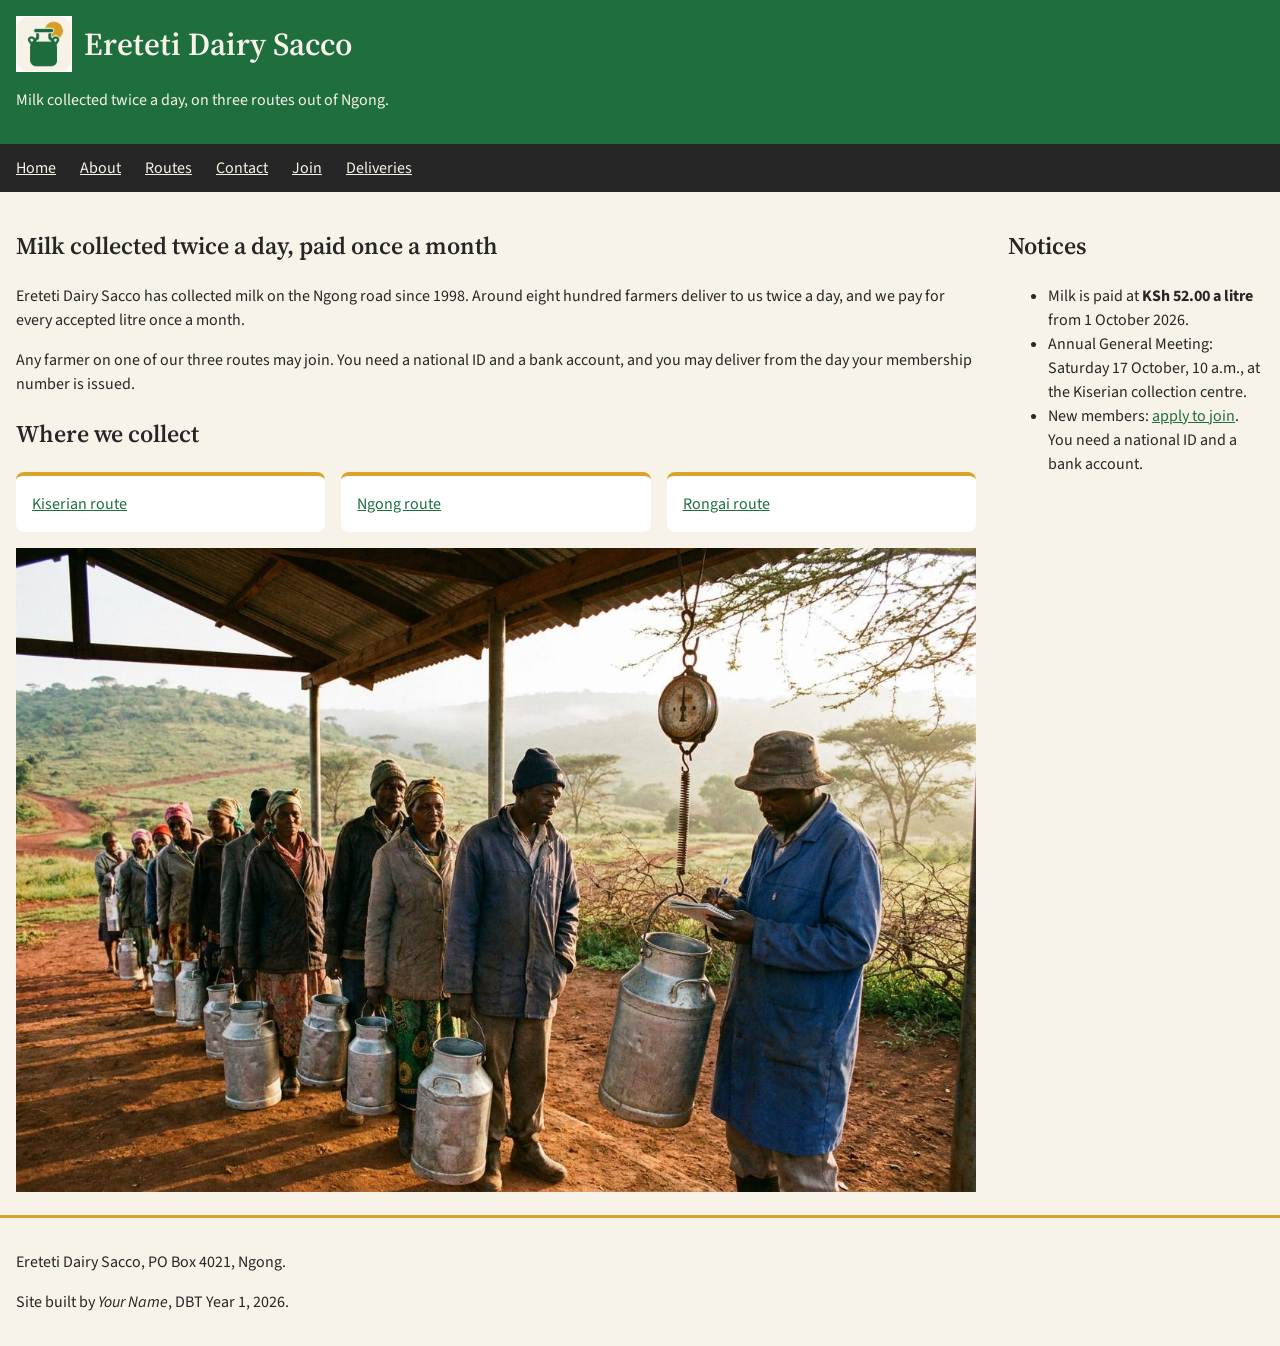
<file: index.html>
<!DOCTYPE html>
<html lang="en">
<head>
  <meta charset="utf-8">
  <title>Ereteti Dairy Sacco</title>
  <link rel="preconnect" href="https://fonts.googleapis.com">
  <link rel="preconnect" href="https://fonts.gstatic.com" crossorigin>
  <link href="https://fonts.googleapis.com/css2?family=Source+Sans+3:ital,wght@0,200..900;1,200..900&display=swap" rel="stylesheet">
  <link href="https://fonts.googleapis.com/css2?family=Source+Serif+4:ital,wght@0,200..900;1,200..900&display=swap" rel="stylesheet"> 
  <link rel="stylesheet" href="css/style.css">
  <script src="js/main.js" defer></script>
  <!-- placeholder: swap for img/favicon.png -->
  <link rel="icon" type="image/png"
        href="img/favicon-edairy.png">
</head>
<body>

  <header>
    <h1>
      <!-- placeholder: swap for img/logo.png -->
      <img src="img/logo-edairy.png"
           alt="" class="logo">
      Ereteti Dairy Sacco
    </h1>
    <p>Milk collected twice a day, on three routes
       out of Ngong.</p>
  </header>

  <nav>
    <ul>
      <li><a href="index.html">Home</a></li>
      <li><a href="about.html">About</a></li>
      <li><a href="routes.html">Routes</a></li>
      <li><a href="contact.html">Contact</a></li>
      <li><a href="register.html">Join</a></li>
      <li><a href="deliveries.html">Deliveries</a>
      </li>
    </ul>
  </nav>

  <main>
    <section>
      <h2>Milk collected twice a day,
          paid once a month</h2>
      <p>Ereteti Dairy Sacco has collected milk on
      the Ngong road since 1998. Around eight hundred
      farmers deliver to us twice a day, and we pay
      for every accepted litre once a month.</p>
      <p>Any farmer on one of our three routes may
      join. You need a national ID and a bank account,
      and you may deliver from the day your
      membership number is issued.</p>
    </section>

    <section>
      <h2>Where we collect</h2>
      <ul class="route-cards">
        <li><a href="routes.html">Kiserian route</a>
        </li>
        <li><a href="routes.html">Ngong route</a></li>
        <li><a href="routes.html">Rongai route</a></li>
      </ul>
      <img src="img/collection-centre.jpg"
           alt="Farmers queuing with churns at
                the Kiserian centre">
    </section>
  </main>

  <aside>
    <h2>Notices</h2>
    <ul>
      <li>Milk is paid at
          <strong>KSh 52.00 a litre</strong>
          from 1 October 2026.</li>
      <li>Annual General Meeting: Saturday
          17 October, 10 a.m., at the
          Kiserian collection centre.</li>
      <li>New members:
          <a href="register.html">apply to join</a>.
          You need a national ID and a
          bank account.</li>
    </ul>
  </aside>

  <footer>
    <p>Ereteti Dairy Sacco, PO Box 4021, Ngong.</p>
    <p>Site built by <em>Your Name</em>,
       DBT Year 1, 2026.</p>
  </footer>

</body>
</html>
</file>
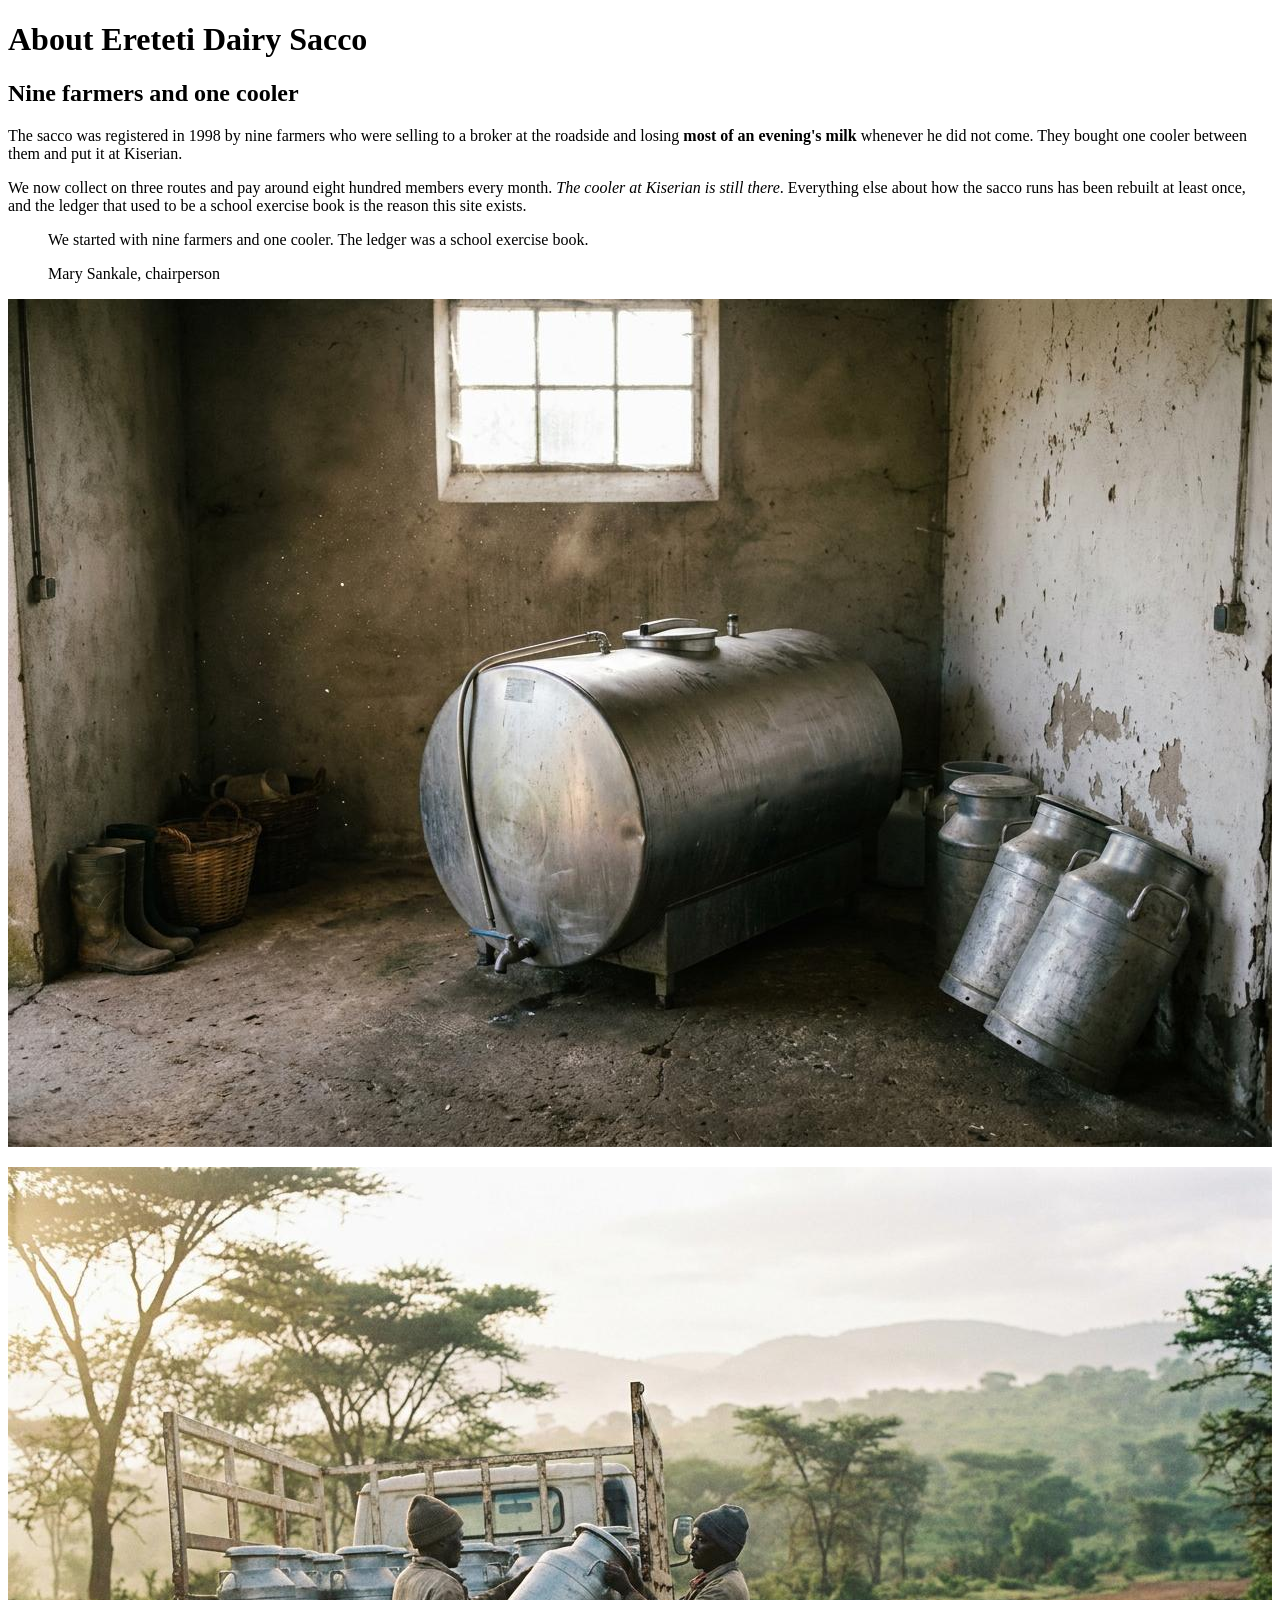
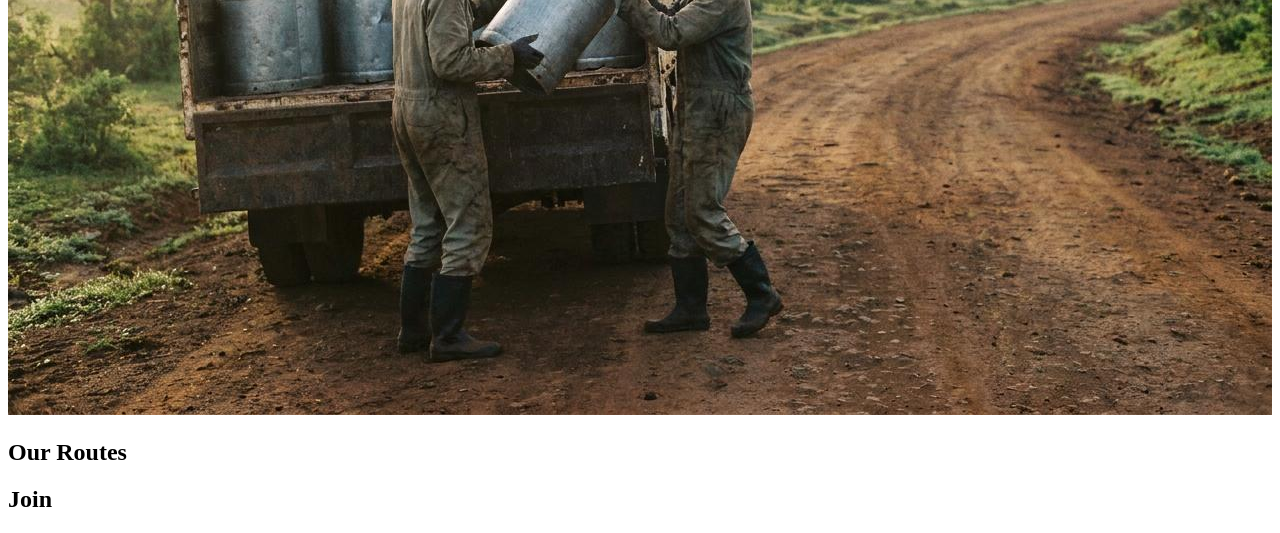
<file: about.html>
<!DOCTYPE html> <!-- this is a doctype declaration, -->
<html lang="en-US"> <!-- this is the opening tag for the HTML document, with a language attribute set to English (US) -->
<head> <!-- this is the opening tag for the head section of the HTML document -->
    <meta charset="UTF-8"> <!-- this is a meta tag that specifies the character encoding for the HTML document -->
    <title>About - Ereteti Dairy Sacco</title> <!-- this is the title of the HTML document -->
    <script src="js/main.js" defer></script>

 </head>
 <body>
  <header> <!-- this is the opening tag for the header section of the HTML document -->
    <h1>About Ereteti Dairy Sacco</h1> <!-- this is a heading element that displays the title of the page -->
    </header>
  <main> <!-- this is the opening tag for the main content section of the HTML document -->
    <h2>Nine farmers and one cooler</h2>
    <p>The sacco was registered in 1998 by nine farmers who were selling to a broker at the roadside and losing<strong> most of an evening's milk</strong> whenever he did not come. They bought one cooler between them and put it at Kiserian.
    </p>
    <p> We now collect on three routes and pay around eight
              hundred members every month. <em>The cooler at Kiserian is
              still there</em>. Everything else about how the sacco runs has
              been rebuilt at least once, and the ledger that used to be
              a school exercise book is the reason this site exists.
    </p>
    <blockquote>
      <p>We started with nine farmers and one cooler. The ledger was a school exercise book.</p>
      <attribution>Mary Sankale, chairperson</attribution>
    </blockquote>
  <p><img src="img/first-cooler.jpg" alt="The first cooler, still in use at the Kiserian centre"></p>
  <p><img src="img/collection-lorry.jpg" alt="Churns loaded onto the lorry on the Ngong road at sunrise"></p>
  
  <h2>Our Routes</h2> <!-- this is a heading element that displays the title of the section -->
  <h2>Join</h2> <!-- this is a heading element that displays the title of the section -->
  </body>
</html>
</file>
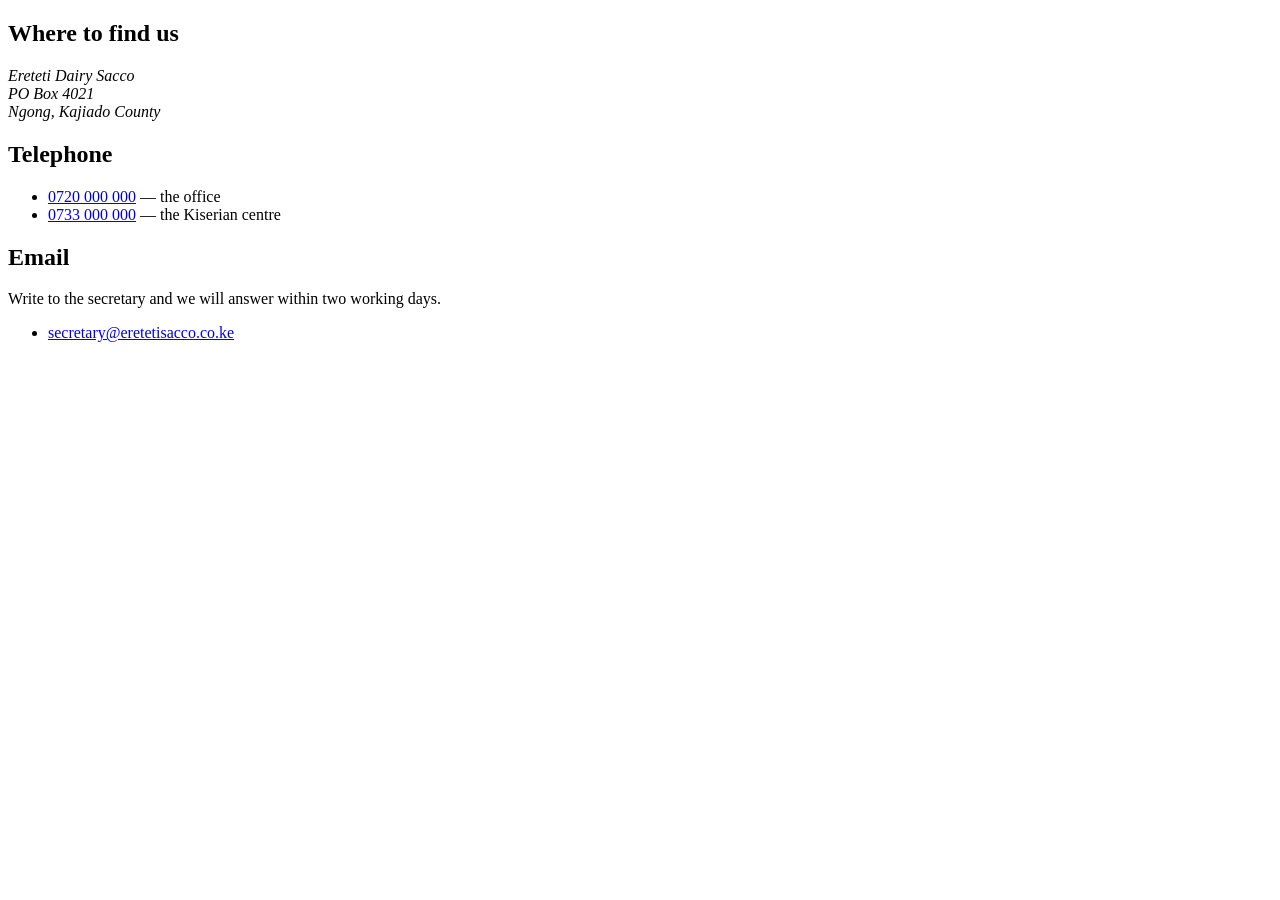
<file: contact.html>
<!DOCTYPE html>
<html lang="en-US">
<head>
<meta charset="utf-8">
<title>Contact us - Ereteti Dairy Sacco</title>
<script src="js/main.js" defer></script>
</head>
<body>
    <main>
        <h2>Where to find us</h2>
        <address>
        Ereteti Dairy Sacco<br>
        PO Box 4021<br>
        Ngong, Kajiado County
        </address>
<h2>Telephone</h2>
<ul>
<li><a href="tel:0720000000">0720 000 000</a> — the office</li>
<li><a href="tel:+254733000000">0733 000 000</a> — the Kiserian centre</li>
</ul>
<h2>Email</h2>
<p>Write to the secretary and we will answer within two working days.</p>
<ul>
<li><a href="mailto:secretary@eretetisacco.co.ke">secretary@eretetisacco.co.ke</a></li>
</ul>

    </main>
</body>
</html>
</file>
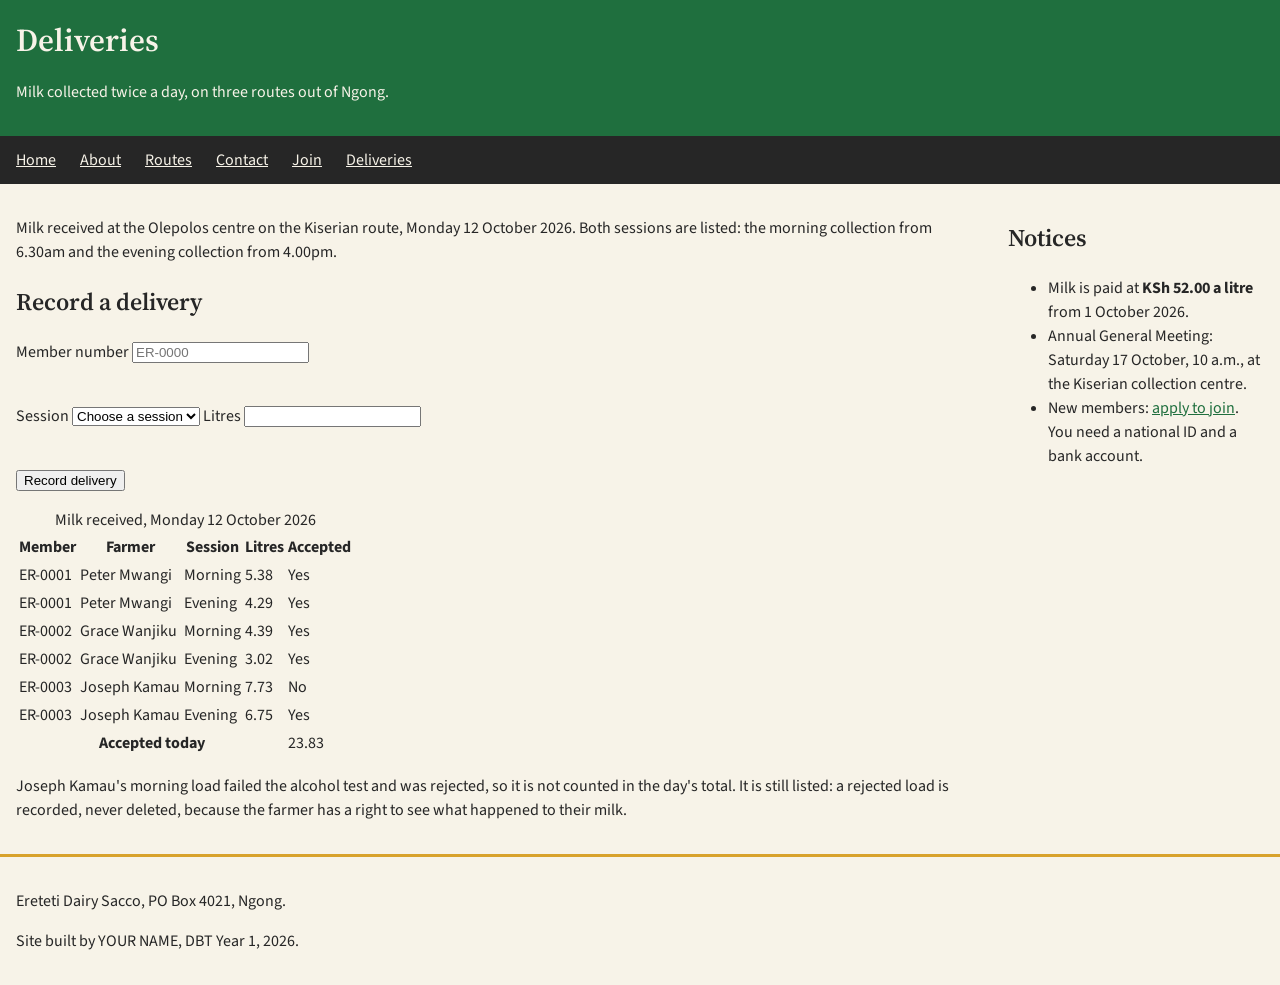
<file: deliveries.html>
<!DOCTYPE html>
<html lang="en">
<head>
  <meta charset="utf-8">
  <meta name="viewport" content="width=device-width, initial-scale=1">
  <title>Deliveries — Ereteti Dairy Sacco</title>
  <link rel="stylesheet" href="https://fonts.googleapis.com/css2?family=Source+Sans+3:wght@400;600&amp;family=Source+Serif+4:wght@600&amp;display=swap">
  <link rel="stylesheet" href="css/style.css">
  <!-- Week 8: the script, with defer -->
  <script src="js/main.js" defer></script>

  <script>
    console.log("Embedded JS");
  </script>
</head>
<body>

  <header>
    <h1>Deliveries</h1>
    <p>Milk collected twice a day, on three routes out of Ngong.</p>
  </header>

  <nav>
    <ul>
      <li><a href="index.html">Home</a></li>
      <li><a href="about.html">About</a></li>
      <li><a href="routes.html">Routes</a></li>
      <li><a href="contact.html">Contact</a></li>
      <li><a href="register.html">Join</a></li>
      <li><a href="deliveries.html">Deliveries</a></li>
    </ul>
  </nav>

  <main>
    <p>Milk received at the Olepolos centre on the Kiserian route,
    Monday 12 October 2026. Both sessions are listed: the morning
    collection from 6.30am and the evening collection from 4.00pm.</p>

    <!-- Week 8: the clerk's form -->
    <h2>Record a delivery</h2>

    <form id="delivery-form" action="#" method="post">
      <label for="member">Member number</label>
      <input type="text" id="member" name="member_no"
             placeholder="ER-0000" required>
      <p id="member-message" class="message"
         aria-live="polite"></p>

      <label for="session">Session</label>
      <select id="session" name="session" required>
        <option value="">Choose a session</option>
        <option value="MORNING">Morning</option>
        <option value="EVENING">Evening</option>
      </select>

      <label for="litres">Litres</label>
      <input type="number" id="litres" name="litres"
             step="0.01" required>
      <p id="litres-message" class="message"
         aria-live="polite"></p>

      <button type="submit">Record delivery</button>
      <p id="form-message" aria-live="polite"></p>
    </form>

    <div class="table-scroll">
      <table>
        <caption>Milk received, Monday 12 October 2026</caption>

        <thead>
          <tr>
            <th scope="col">Member</th>
            <th scope="col">Farmer</th>
            <th scope="col">Session</th>
            <th scope="col">Litres</th>
            <th scope="col">Accepted</th>
          </tr>
        </thead>

        <tbody>
          <tr>
            <td>ER-0001</td>
            <td>Peter Mwangi</td>
            <td>Morning</td>
            <td>5.38</td>
            <td>Yes</td>
          </tr>
          <tr>
            <td>ER-0001</td>
            <td>Peter Mwangi</td>
            <td>Evening</td>
            <td>4.29</td>
            <td>Yes</td>
          </tr>
          <tr>
            <td>ER-0002</td>
            <td>Grace Wanjiku</td>
            <td>Morning</td>
            <td>4.39</td>
            <td>Yes</td>
          </tr>
          <tr>
            <td>ER-0002</td>
            <td>Grace Wanjiku</td>
            <td>Evening</td>
            <td>3.02</td>
            <td>Yes</td>
          </tr>
          <tr>
            <td>ER-0003</td>
            <td>Joseph Kamau</td>
            <td>Morning</td>
            <td>7.73</td>
            <td>No</td>
          </tr>
          <tr>
            <td>ER-0003</td>
            <td>Joseph Kamau</td>
            <td>Evening</td>
            <td>6.75</td>
            <td>Yes</td>
          </tr>
        </tbody>

        <tfoot>
          <tr>
            <th colspan="4" scope="row">Accepted today</th>
            <td id="accepted-total">23.83</td>
          </tr>
        </tfoot>
      </table>
    </div>

    <p>Joseph Kamau's morning load failed the alcohol test and was
    rejected, so it is not counted in the day's total. It is still
    listed: a rejected load is recorded, never deleted, because the
    farmer has a right to see what happened to their milk.</p>
  </main>

  <aside>
    <h2>Notices</h2>
    <ul>
      <li>Milk is paid at <strong>KSh 52.00 a litre</strong> from
          1 October 2026.</li>
      <li>Annual General Meeting: Saturday 17 October, 10 a.m., at the
          Kiserian collection centre.</li>
      <li>New members: <a href="register.html">apply to join</a>. You need
          a national ID and a bank account.</li>
    </ul>
  </aside>

  <footer>
    <p>Ereteti Dairy Sacco, PO Box 4021, Ngong.</p>
    <!-- change this line to your own name -->
    <p>Site built by YOUR NAME, DBT Year 1, 2026.</p>
  </footer>

</body>
</html>
</file>
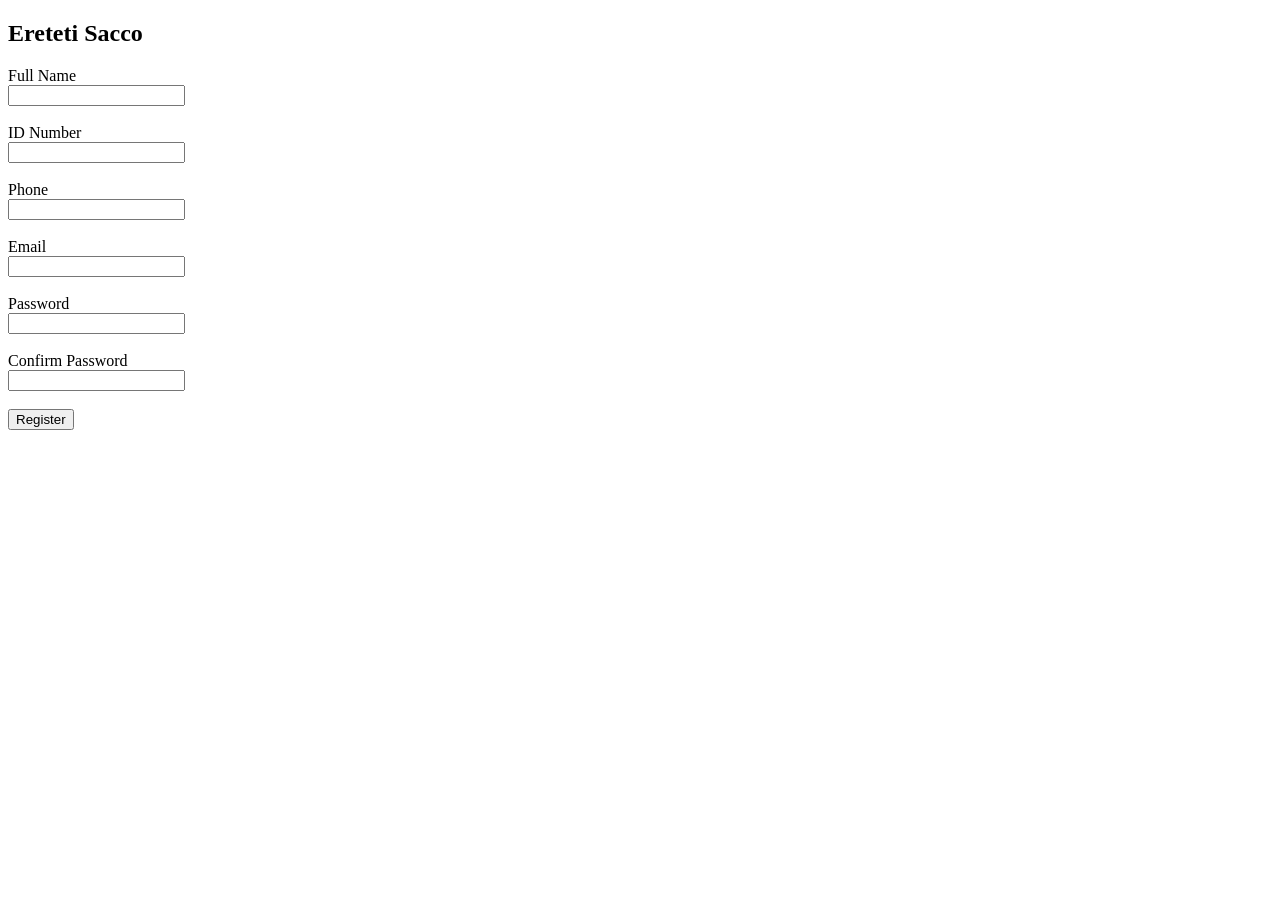
<file: register.html>
<!DOCTYPE html>
<html lang="en">
<head>
  <meta charset="UTF-8">
  <meta name="viewport" content="width=device-width, initial-scale=1.0">
  <title>Register</title>
  <script src="js/main.js" defer></script>
</head>
<body>
  <h2>Ereteti Sacco</h2>
  <form>
    <label>Full Name</label><br>
    <input type="text" required><br><br>

    <label>ID Number</label><br>
    <input type="text" required><br><br>

    <label>Phone</label><br>
    <input type="tel" required><br><br>

    <label>Email</label><br>
    <input type="email" required><br><br>

    <label>Password</label><br>
    <input type="password" required><br><br>

    <label>Confirm Password</label><br>
    <input type="password" required><br><br>

    <button type="submit">Register</button>
  </form>
</body>
</html>
</file>
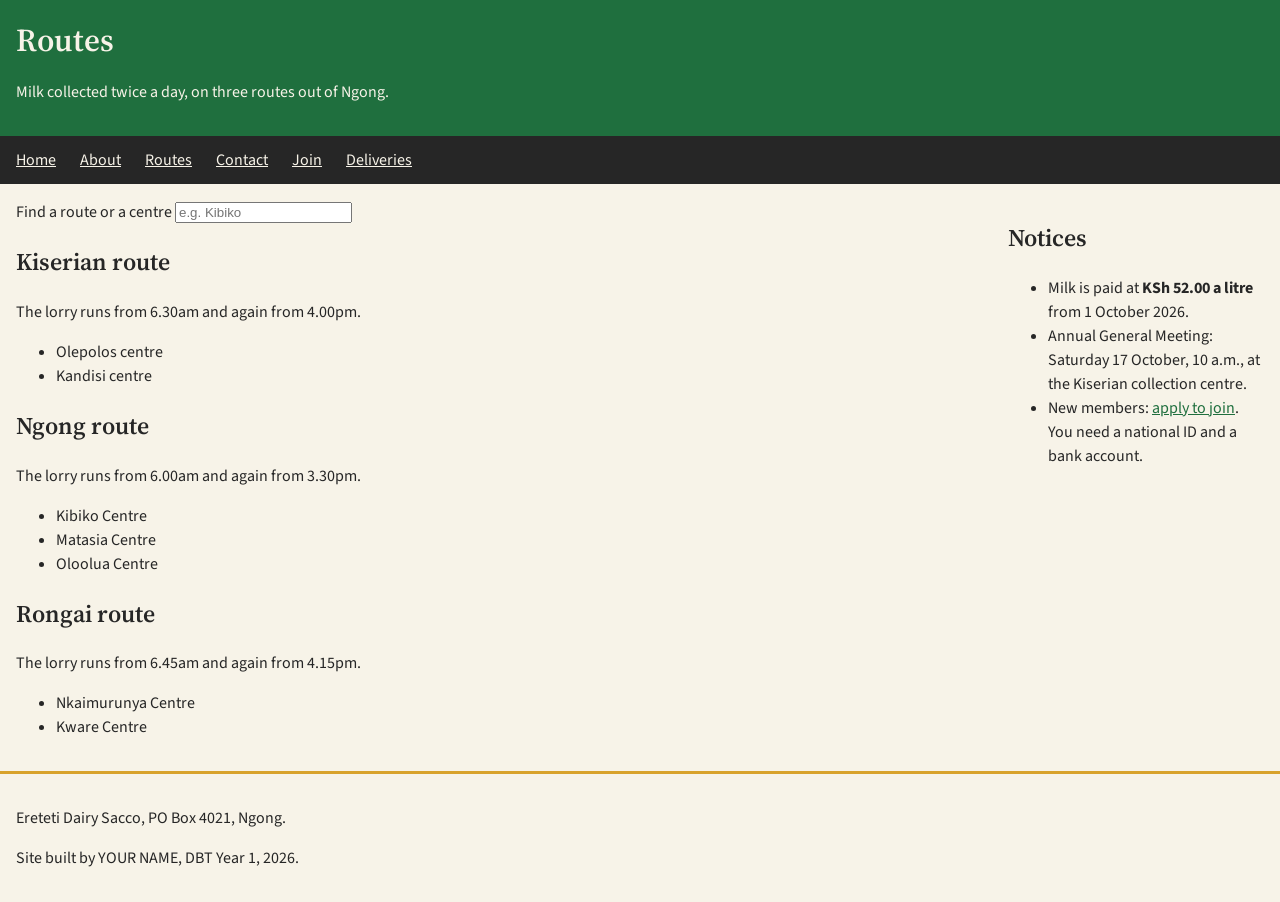
<file: routes.html>
<!DOCTYPE html>
<html lang="en">
<head>
  <meta charset="utf-8">
  <meta name="viewport" content="width=device-width, initial-scale=1">
  <title>Routes — Ereteti Dairy Sacco</title>
  <link rel="stylesheet" href="https://fonts.googleapis.com/css2?family=Source+Sans+3:wght@400;600&amp;family=Source+Serif+4:wght@600&amp;display=swap">
  <link rel="stylesheet" href="css/style.css">
  <script src="js/main.js" defer></script>
</head>
<body>

  <header>
    <h1>Routes</h1>
    <p>Milk collected twice a day, on three routes out of Ngong.</p>
  </header>

  <nav>
    <ul>
      <li><a href="index.html">Home</a></li>
      <li><a href="about.html">About</a></li>
      <li><a href="routes.html">Routes</a></li>
      <li><a href="contact.html">Contact</a></li>
      <li><a href="register.html">Join</a></li>
      <li><a href="deliveries.html">Deliveries</a></li>
    </ul>
  </nav>

  <main>
    <label for="route-search">Find a route or a centre</label>
    <input type="search" id="route-search" placeholder="e.g. Kibiko">
    <p id="route-count" aria-live="polite"></p>

    <section>
      <h2>Kiserian route</h2>
      <p>The lorry runs from 6.30am and again from 4.00pm.</p>
      <ul>
        <li>Olepolos centre</li>
        <li>Kandisi centre</li>
      </ul>
    </section>

    <section>
      <h2>Ngong route</h2>
      <p>The lorry runs from 6.00am and again from 3.30pm.</p>
      <ul>
        <li>Kibiko Centre</li>
        <li>Matasia Centre</li>
        <li>Oloolua Centre</li>
      </ul>
    </section>

    <section>
      <h2>Rongai route</h2>
      <p>The lorry runs from 6.45am and again from 4.15pm.</p>
      <ul>
        <li>Nkaimurunya Centre</li>
        <li>Kware Centre</li>
      </ul>
    </section>
  </main>

  <aside>
    <h2>Notices</h2>
    <ul>
      <li>Milk is paid at <strong>KSh 52.00 a litre</strong> from
          1 October 2026.</li>
      <li>Annual General Meeting: Saturday 17 October, 10 a.m., at the
          Kiserian collection centre.</li>
      <li>New members: <a href="register.html">apply to join</a>. You need
          a national ID and a bank account.</li>
    </ul>
  </aside>

  <footer>
    <p>Ereteti Dairy Sacco, PO Box 4021, Ngong.</p>
    <p>Site built by YOUR NAME, DBT Year 1, 2026.</p>
  </footer>

</body>
</html>
</file>
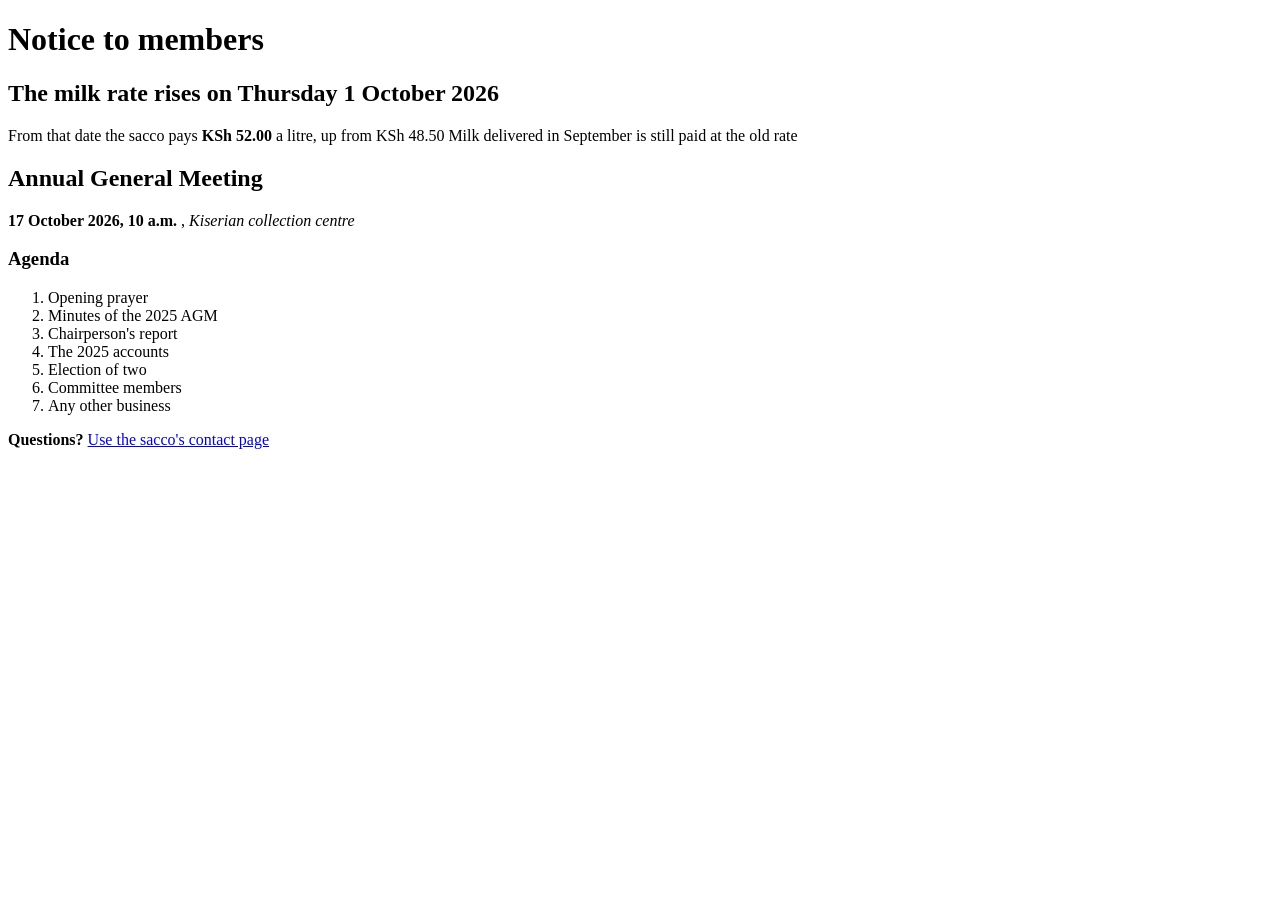
<file: practice/drill-2.html>
<!DOCTYPE html>
<html lang="en">
<head>
    <meta charset="UTF-8">
    <title>Ereteti Dairy Sacco</title>
</head>
<body>
    <main>
    <h1>Notice to members</h1>
    <section>
    <h2>The milk rate rises on Thursday 1 October 2026</h2>
    <p>
    From that date the sacco pays <strong>KSh 52.00</strong> a litre, up from KSh 48.50
    Milk delivered in September is still paid at the old rate
    </p>
    </section>
    <section>
    <h2>Annual General Meeting</h2>
    <p>
    <b> 17 October 2026, 10 a.m.</b>    ,<i> Kiserian collection centre </i> <br>
    <h3>Agenda</h3>
    <ol> 
        <li>Opening prayer</li>
        <li>Minutes of the 2025 AGM</li>
        <li>Chairperson's report</li>
        <li>The 2025 accounts</li>
        <li>Election of two</li>
        <li>Committee members</li>
        <li>Any other business</li>
    </ol>
    </p>
    <p>
    <strong>Questions?</strong> <a href="../contact.html" target="_blank">Use the sacco's contact page</a>
    </p>
    </section>
    </main>
</body>
</html>
</file>
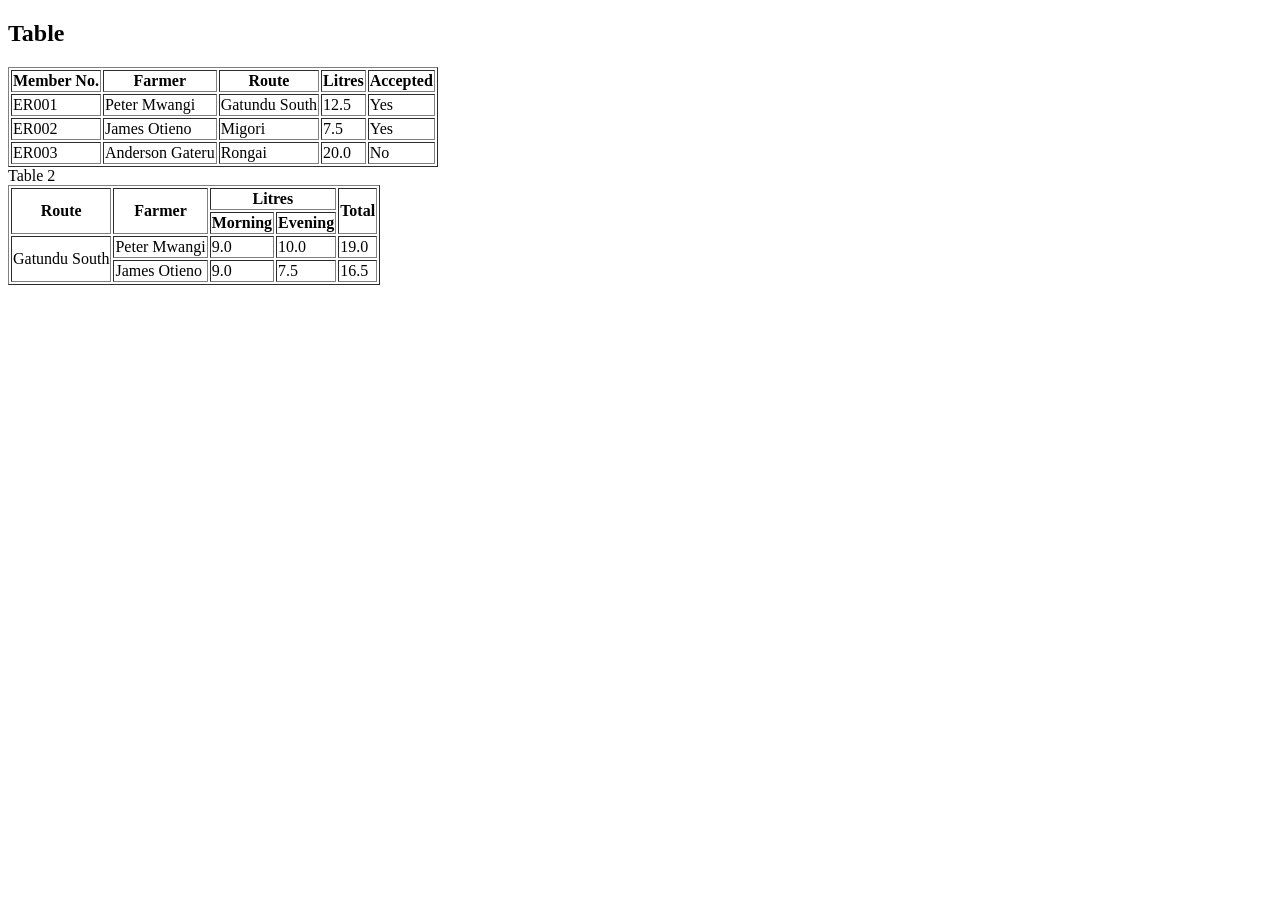
<file: practice/drill-4.html>
<!DOCTYPE html>
<html lang="en">
<head>
    <title>Drill 4</title>
    <meta charset="UTF-8">
</head>
<body>
    <main>
        <section>
            <h2>Table</h2>
            <table border="1">
                <thead>
                    <tr>
                        <th>Member No.</th>
                        <th>Farmer</th>
                        <th>Route</th>
                        <th>Litres</th>
                        <th>Accepted</th>
                    </tr>
                </thead>
                <tbody>
                    <tr>
                        <td>ER001</td>
                        <td>Peter Mwangi</td>
                        <td>Gatundu South</td>
                        <td>12.5</td>
                        <td>Yes</td>
                    </tr><tr>
                        <td>ER002</td>
                        <td>James Otieno</td>
                        <td>Migori</td>
                        <td>7.5</td>
                        <td>Yes</td>
                    </tr><tr>
                        <td>ER003</td>
                        <td>Anderson Gateru</td>
                        <td>Rongai</td>
                        <td>20.0</td>
                        <td>No</td>
                    </tr>
                </tbody>
            </table>
        </section>
        <section>Table 2</section>
        <table border="1">
            <thead>
                <tr>
                    <th rowspan="2">Route</th>
                    <th rowspan="2">Farmer</th>
                    <th colspan="2">Litres</th>
                    <th rowspan="2">Total</th>
                </tr>
                <tr>
                    <th>Morning</th>
                    <th>Evening</th>
                </tr>
            </thead>
            <tbody>
                <tr>
                    <td rowspan="2">Gatundu South</td>
                    <td>Peter Mwangi</td>
                    <td>9.0</td>
                    <td>10.0</td>
                    <td>19.0</td>
                </tr>
                <tr>
                    <td>James Otieno</td>
                    <td>9.0</td>
                    <td>7.5</td>
                    <td>16.5</td>
                </tr>
            </tbody>
        </table>
    </main>
    
</body>
</html>
</file>
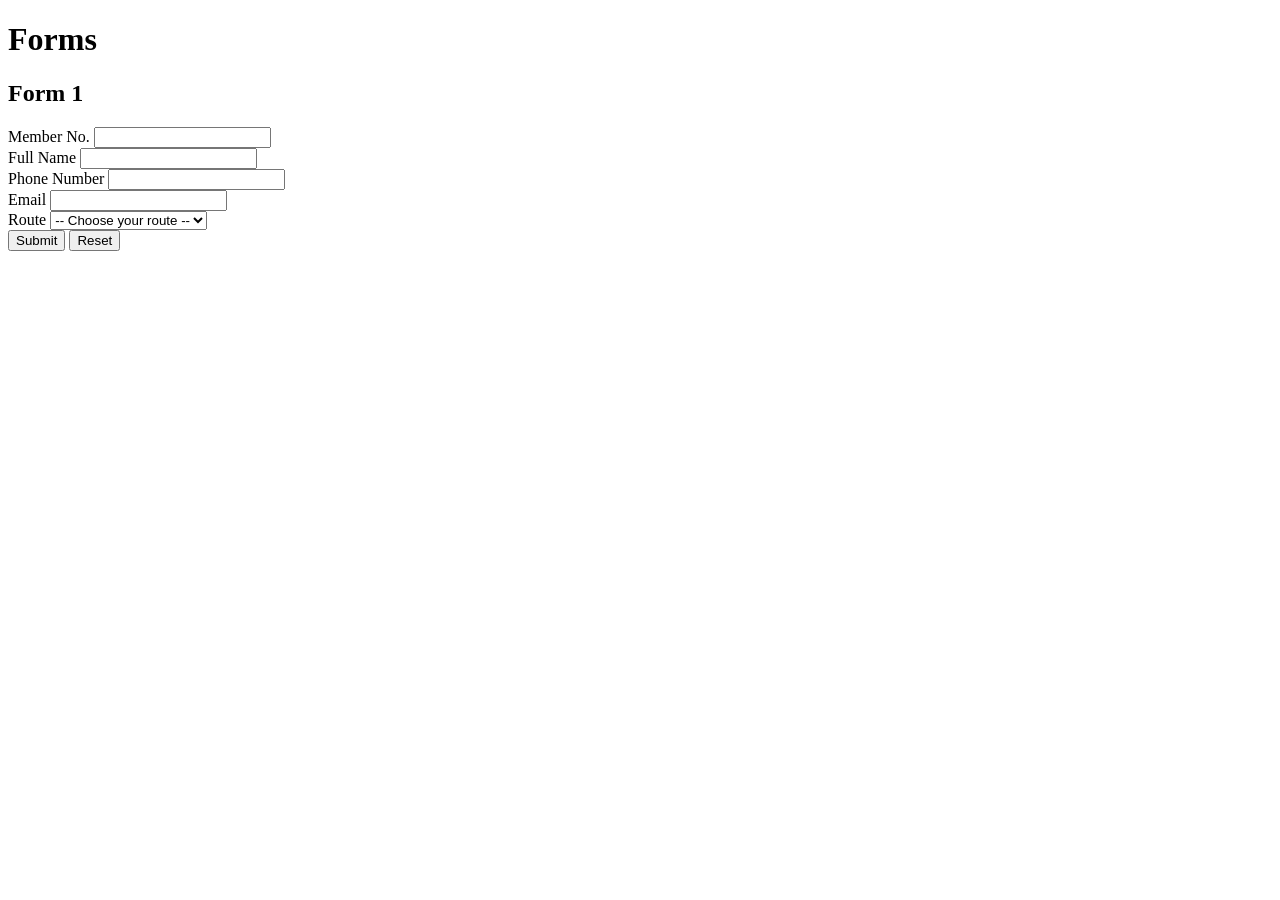
<file: practice/drill-5.html>
<!DOCTYPE html>
<html lang="en">
<head>
    <meta charset="UTF-8">
    <meta name="viewport" content="width=device-width, initial-scale=1.0">
    <title>Drill 5</title>
</head>
<body>
    <h1>Forms</h1>
    <main>
        <section>
            <h2>Form 1</h2>
            <form name="book-visit" action="book.php" method="get">

                <div>
                    <label for="member-no">Member No.</label>
                    <input type="text" id="member-no" name="member-no" required>
                </div>
                
                <div>
                    <label for="full-name">Full Name</label>
                    <input type="text" id="full-name" name="full-name" required>
                </div>
                
                <div>
                    <label for="phone-no">Phone Number</label>
                    <input type="number" id="phone-no" name="phone-no" required>
                </div>
                
                <div>
                    <label for="email">Email</label>
                    <input type="email" id="email" name="email" required>
                </div>
                
                <div>
                    <label for="route">Route</label>
                    <select name="route" id="route" name="route" required>
                        <option value="">-- Choose your route --</option>
                        <option value="kiserian">Kiserian</option>
                        <option value="ngong">Ngong</option>
                        <option value="isinya">Isinya</option>
                    </select>
                </div>
                <div>
                    <input type="submit" value="Submit">
                    <input type="reset" value="Reset">
                </div>
            </form>
        </section>
    </main>
</body>
</html>
</file>
<file: css/style.css>
/* css comment */
*{
    box-sizing: border-box;
}

body{
    margin: 0;
    background: #f7f3e8;
    color: #262626;
    line-height: 1.5;
    font-family: 'Source Sans 3', sans-serif;
}

h1, h2{
    font-family: 'Source Serif 4', serif;
    font-weight: 600;
}

header{
    background: #1f6f3e;
    color: #f7f3e8;
}
nav {
    background: #262626;
}
nav a{
    color: #f7f3e8;
}
a{
    color: #1f6f3e;
}
header, main, aside, footer{
    padding: 1rem;
}
img{
    max-width: 100%;
    height: auto;
}

/*flex for the nav items*/
nav{
    position: sticky;
    top: 0;
}
nav ul{
    display: flex;
    flex-wrap: wrap;
    gap: 0.25rem 1.5rem;
    list-style: none;
    margin: 0;
    /*what is the value for the padding-right, padding-left, and padding-top, padding-bottom give the following rule*/
    padding: 0.75rem 1rem;
}
/*Grid Layout*/
.logo{
    width:3.5rem;
    height:auto;
}
h1{
    display: flex;
    align-items: center;
    gap:0.75rem;
    margin: 0;
}

.route-cards{
    display:flex;
    flex-wrap: wrap;
    gap: 1rem;
    list-style: none;
    padding: 0;
}

.route-cards li{
    flex: 1 1 12rem;
    padding: 1rem;
    background: #ffffff;
    border-top: 4px solid #d8a22b;
    border-radius: 0.5rem;
}

/*Grid layout*/
body{
    display: grid;
    grid-template-columns:minmax(0, 1fr) minmax(0, 18rem);
    grid-template-areas:
        "header header"
        "nav nav"
        "main aside"
        "footer footer";
}
header{grid-area: header;}
nav{grid-area: nav;}
main{grid-area: main;}
aside{grid-area: aside;}
footer{grid-area: footer;}
footer{
    border-top: 3px solid #d8a22b;
}
/*responsive design*/
@media (max-width: 768px){
    body{
        grid-template-columns: minmax(0, 1fr);
        grid-template-areas:
            "header"
            "nav"
            "main"
            "aside"
            "footer";
    }
    nav{
        position: static;
    }
    nav ul{
        flex-direction: column;
    }
    .logo{
        width: 2.5rem;
    }
}

.message {
    color: #B3261E;
    min-height: 1.5em;
    margin: 0.25rem 0 0.75rem;
}

input.invalid{
    border: 2px solid #b3261e;
}
</file>
